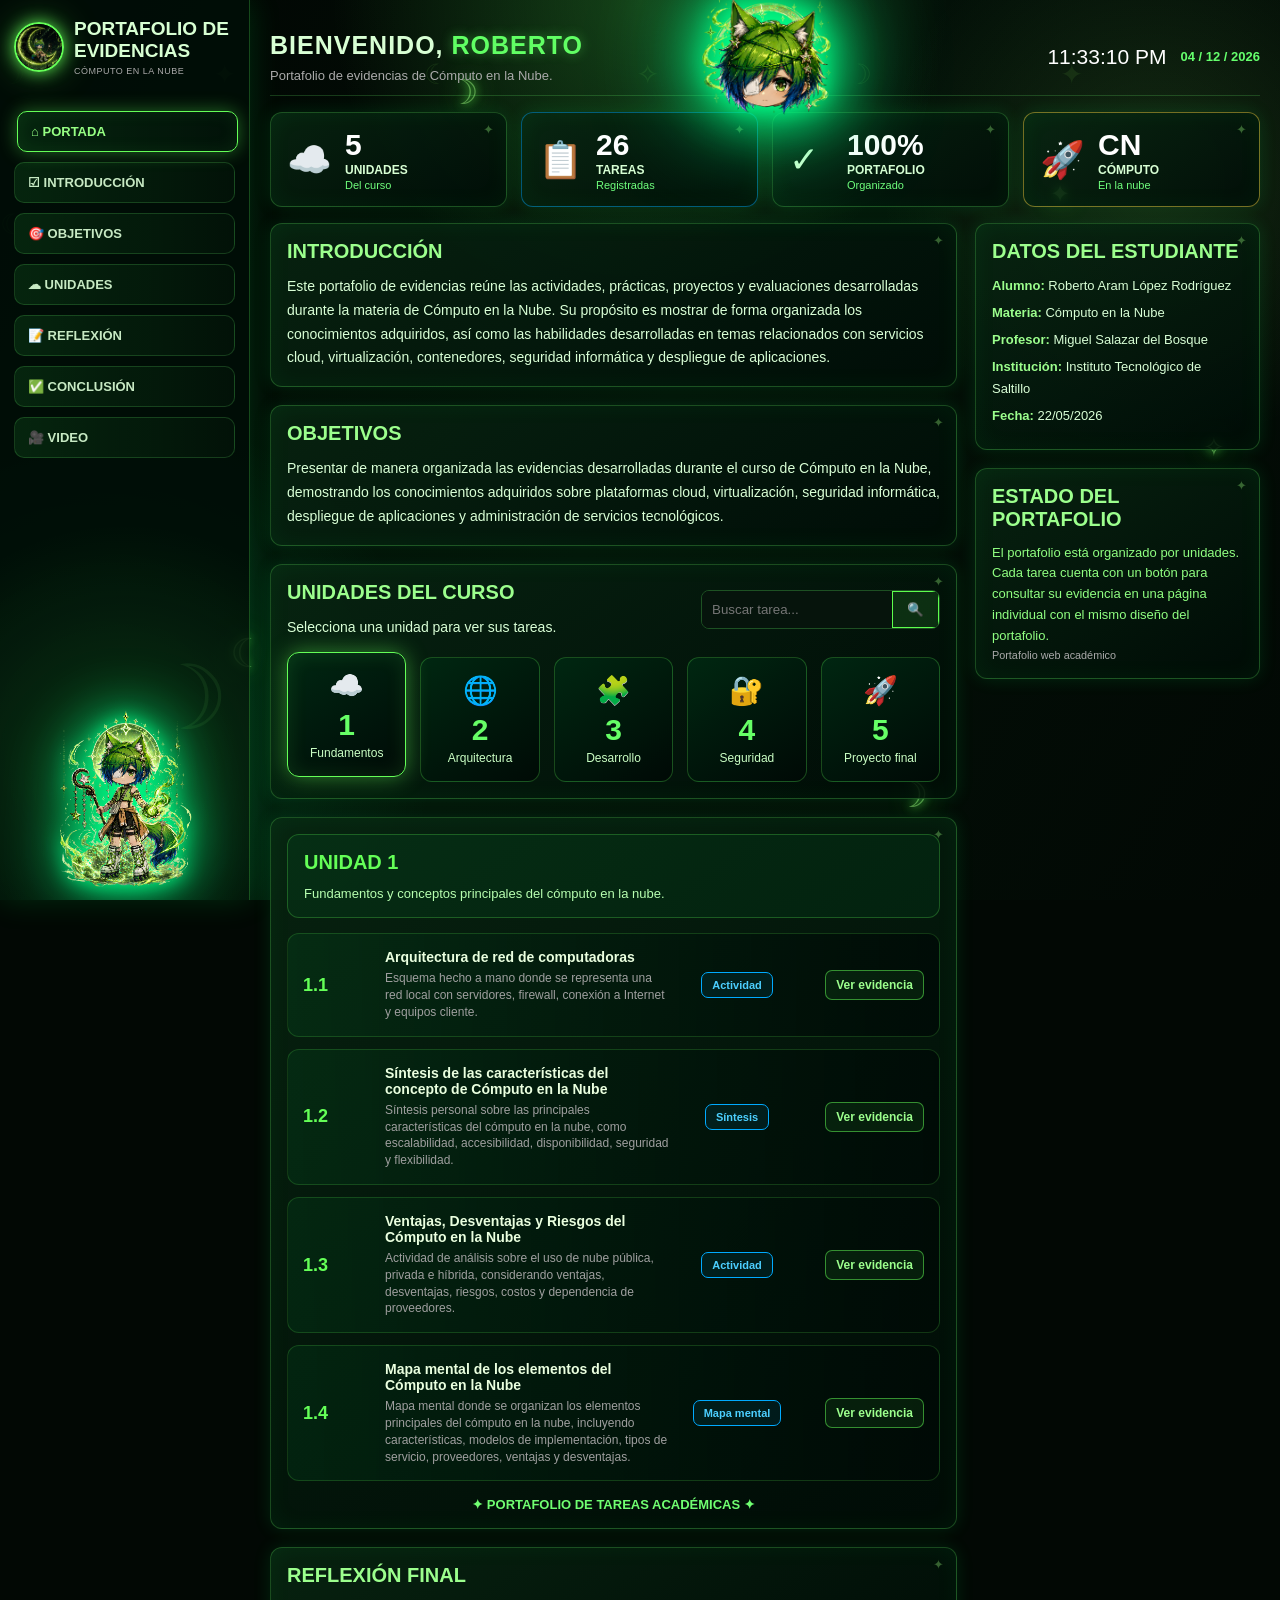
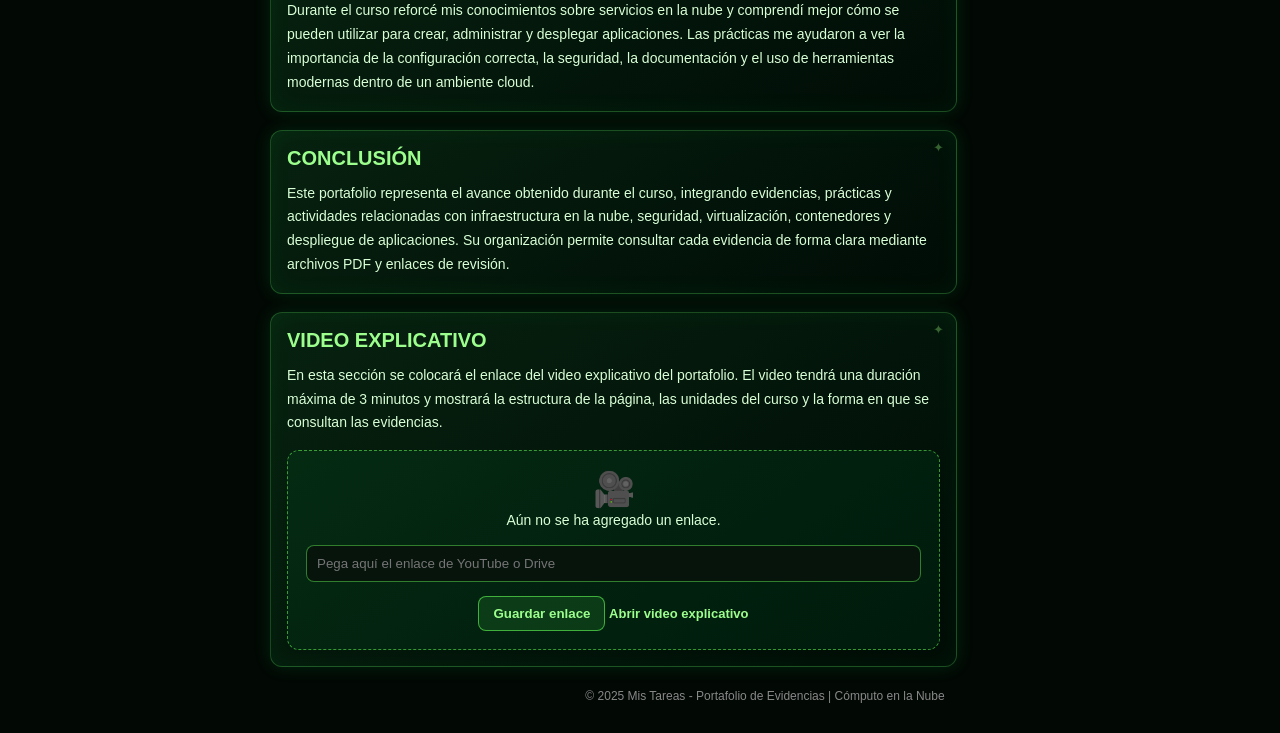
<file: index.html>
<!DOCTYPE html>
<html lang="es">
<head>
  <meta charset="UTF-8" />
  <meta name="viewport" content="width=device-width, initial-scale=1.0" />
  <title>Portafolio de Evidencias | Cómputo en la Nube</title>
  <link rel="stylesheet" href="style.css" />
</head>
<body>

<div class="magic-symbols">
  <span>☽</span>
  <span>✦</span>
  <span>☾</span>
  <span>✧</span>
  <span>☽</span>
</div>

<div class="app">

  <aside class="sidebar">
    <div class="logo">
      <div class="pentagram">
        <img src="./img/Long.png" alt="Logo">
      </div>
      <div>
        <h1>PORTAFOLIO DE EVIDENCIAS</h1>
        <p>Cómputo en la Nube</p>
      </div>
    </div>

    <nav>
      <a class="active" href="#portada">⌂ Portada</a>
      <a href="#introduccion">☑ Introducción</a>
      <a href="#objetivos">🎯 Objetivos</a>
      <a href="#unidades">☁ Unidades</a>
      <a href="#reflexion">📝 Reflexión</a>
      <a href="#conclusion">✅ Conclusión</a>
      <a href="#video">🎥 Video</a>
    </nav>

    <div class="character">
      <img src="./img/Mago3.png" alt="Personaje">
    </div>
  </aside>

  <main class="content">

    <header class="topbar" id="portada">
      <div class="top-character">
        <img src="./img/personaje.png" alt="Personaje">
      </div>

      <div>
        <h2>BIENVENIDO, <span>ROBERTO</span></h2>
        <p>Portafolio de evidencias de Cómputo en la Nube.</p>
      </div>

      <div class="top-actions">
        <div class="time" id="time">00:00:00 AM</div>
        <div class="date" id="date"></div>
      </div>
    </header>

    <section class="stats">
      <div class="card stat green">
        <span>☁️</span>
        <h3>5</h3>
        <p>Unidades</p>
        <small>Del curso</small>
      </div>

      <div class="card stat blue">
        <span>📋</span>
        <h3 id="taskCounter">0</h3>
        <p>Tareas</p>
        <small>Registradas</small>
      </div>

      <div class="card stat green">
        <span>✓</span>
        <h3>100%</h3>
        <p>Portafolio</p>
        <small>Organizado</small>
      </div>

      <div class="card stat yellow">
        <span>🚀</span>
        <h3>CN</h3>
        <p>Cómputo</p>
        <small>En la nube</small>
      </div>
    </section>

    <section class="main-grid">

      <div class="left-area">

        <section class="panel intro-panel" id="introduccion">
          <h2>Introducción</h2>
          <p>
            Este portafolio de evidencias reúne las actividades, prácticas, proyectos y evaluaciones desarrolladas durante la materia de Cómputo en la Nube. Su propósito es mostrar de forma organizada los conocimientos adquiridos, así como las habilidades desarrolladas en temas relacionados con servicios cloud, virtualización, contenedores, seguridad informática y despliegue de aplicaciones.
          </p>
        </section>

        <section class="panel intro-panel" id="objetivos">
          <h2>Objetivos</h2>
          <p>
            Presentar de manera organizada las evidencias desarrolladas durante el curso de Cómputo en la Nube, demostrando los conocimientos adquiridos sobre plataformas cloud, virtualización, seguridad informática, despliegue de aplicaciones y administración de servicios tecnológicos.
          </p>
        </section>

        <section class="panel units-panel" id="unidades">
          <div class="panel-header">
            <div>
              <h2>Unidades del curso</h2>
              <p>Selecciona una unidad para ver sus tareas.</p>
            </div>

            <div class="search">
              <input type="text" id="searchInput" placeholder="Buscar tarea..." />
              <button type="button">🔍</button>
            </div>
          </div>

          <div class="unit-buttons">
            <button class="unit-btn active" data-unit="1">
              <span>☁️</span>
              <strong>1</strong>
              <p>Fundamentos</p>
            </button>

            <button class="unit-btn" data-unit="2">
              <span>🌐</span>
              <strong>2</strong>
              <p>Arquitectura</p>
            </button>

            <button class="unit-btn" data-unit="3">
              <span>🧩</span>
              <strong>3</strong>
              <p>Desarrollo</p>
            </button>

            <button class="unit-btn" data-unit="4">
              <span>🔐</span>
              <strong>4</strong>
              <p>Seguridad</p>
            </button>

            <button class="unit-btn" data-unit="5">
              <span>🚀</span>
              <strong>5</strong>
              <p>Proyecto final</p>
            </button>
          </div>
        </section>

        <section class="panel evidence-panel" id="evidencias">
          <div class="unit-header">
            <div>
              <h2 id="unitTitle">Unidad 1</h2>
              <p id="unitDescription">Fundamentos y conceptos principales del cómputo en la nube.</p>
            </div>
          </div>

          <div class="evidence-list" id="evidenceList"></div>

          <div class="see-more">✦ Portafolio de tareas académicas ✦</div>
        </section>

        <section class="panel intro-panel" id="reflexion">
          <h2>Reflexión final</h2>
          <p>
            Durante el curso reforcé mis conocimientos sobre servicios en la nube y comprendí mejor cómo se
            pueden utilizar para crear, administrar y desplegar aplicaciones. Las prácticas me ayudaron a ver
            la importancia de la configuración correcta, la seguridad, la documentación y el uso de herramientas
            modernas dentro de un ambiente cloud.
          </p>
        </section>

        <section class="panel intro-panel" id="conclusion">
          <h2>Conclusión</h2>
          <p>
            Este portafolio representa el avance obtenido durante el curso, integrando evidencias,
            prácticas y actividades relacionadas con infraestructura en la nube, seguridad, virtualización,
            contenedores y despliegue de aplicaciones. Su organización permite consultar cada evidencia
            de forma clara mediante archivos PDF y enlaces de revisión.
          </p>
        </section>

        <section class="panel intro-panel" id="video">
          <h2>Video explicativo</h2>
          <p>
            En esta sección se colocará el enlace del video explicativo del portafolio.
            El video tendrá una duración máxima de 3 minutos y mostrará la estructura de la página,
            las unidades del curso y la forma en que se consultan las evidencias.
          </p>

          <div class="video-box">
            <span>🎥</span>
            <p id="videoStatus">Aún no se ha agregado un enlace.</p>

            <input 
              type="url" 
              id="videoInput" 
              placeholder="Pega aquí el enlace de YouTube o Drive"
              class="video-input"
            />

            <button type="button" id="saveVideoBtn" class="save-video-btn">
              Guardar enlace
            </button>

            <a href="#" target="_blank" id="videoLink" class="video-link-hidden">
              Abrir video explicativo
            </a>
          </div>
        </section>

      </div>

      <aside class="right-area">

        <section class="panel student-card">
          <h2>Datos del estudiante</h2>
          <p><strong>Alumno:</strong> Roberto Aram López Rodríguez</p>
          <p><strong>Materia:</strong> Cómputo en la Nube</p>
          <p><strong>Profesor:</strong> Miguel Salazar del Bosque</p>
          <p><strong>Institución:</strong> Instituto Tecnológico de Saltillo</p>
          <p><strong>Fecha:</strong> 22/05/2026</p>
        </section>

        <section class="panel message">
          <h2>Estado del portafolio</h2>
          <p>
            El portafolio está organizado por unidades. Cada tarea cuenta con un botón para consultar
            su evidencia en una página individual con el mismo diseño del portafolio.
          </p>
          <small>Portafolio web académico</small>
        </section>

      </aside>

    </section>

    <footer>
      © 2025 Mis Tareas - Portafolio de Evidencias | Cómputo en la Nube
    </footer>

  </main>
</div>

<script src="script.js"></script>
</body>
</html>
</file>
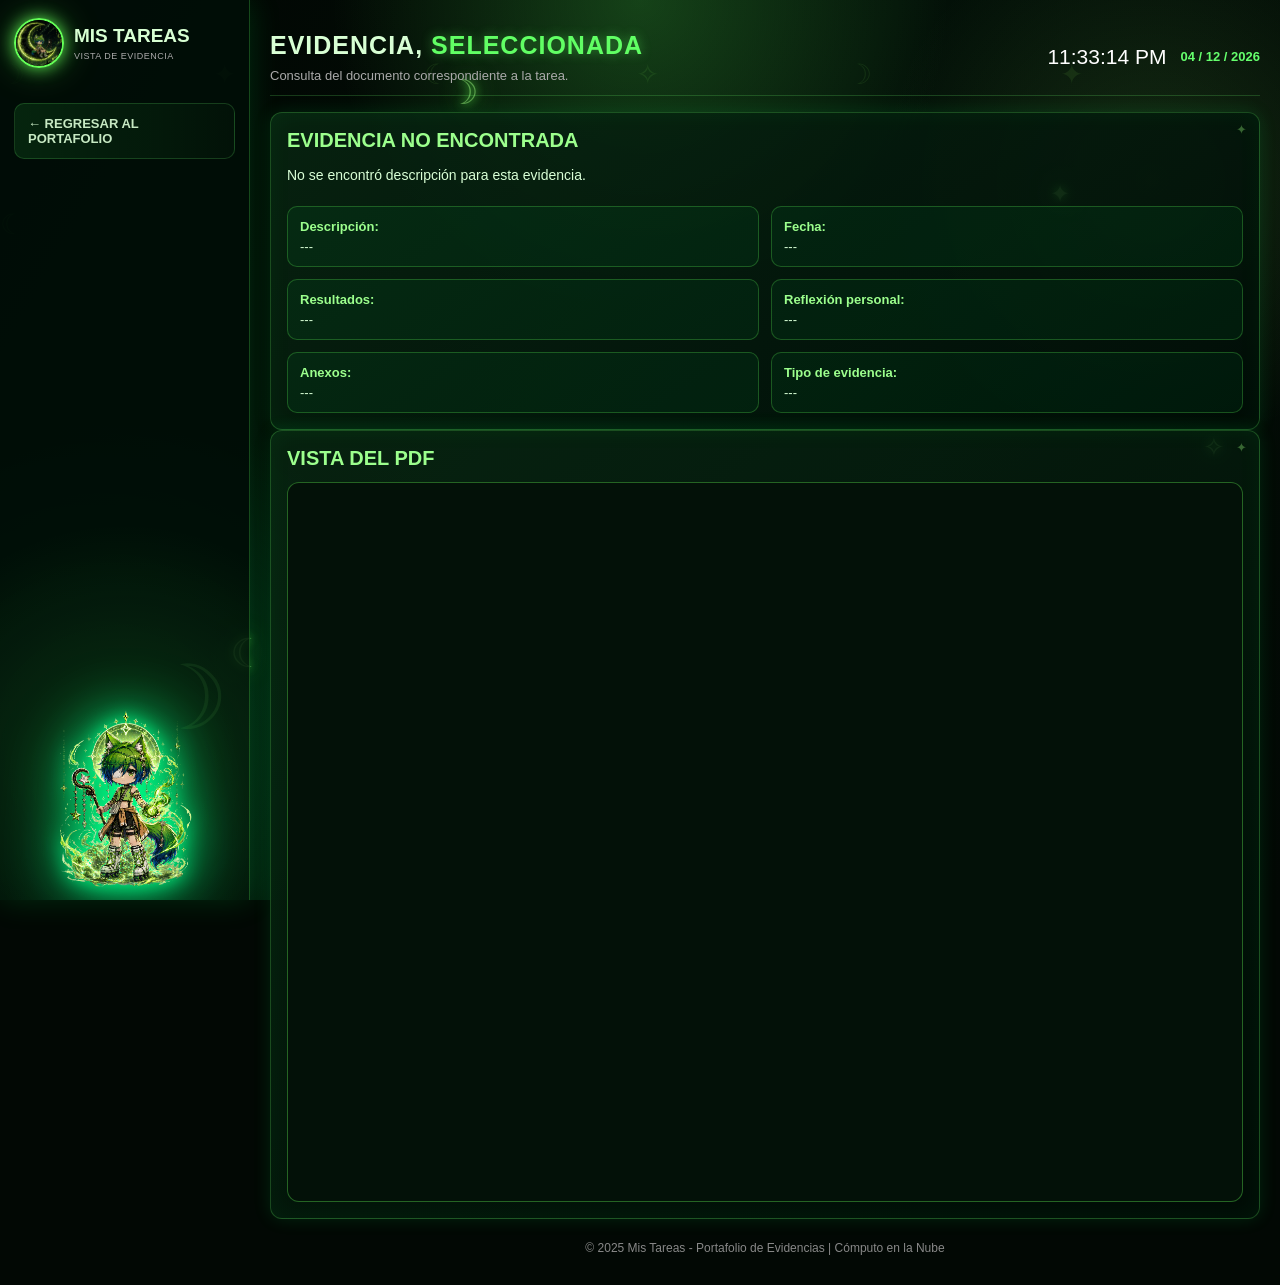
<file: evidencia.html>
<!DOCTYPE html>
<html lang="es">
<head>
  <meta charset="UTF-8" />
  <meta name="viewport" content="width=device-width, initial-scale=1.0" />
  <title>Evidencia | Cómputo en la Nube</title>
  <link rel="stylesheet" href="style.css" />
</head>
<body>

<div class="magic-symbols">
  <span>☽</span>
  <span>✦</span>
  <span>☾</span>
  <span>✧</span>
  <span>☽</span>
</div>

<div class="app">

  <aside class="sidebar">
    <div class="logo">
      <div class="pentagram">
        <img src="./img/Long.png" alt="Logo">
      </div>
      <div>
        <h1>MIS TAREAS</h1>
        <p>Vista de evidencia</p>
      </div>
    </div>

    <nav>
      <a href="index.html#evidencias">← Regresar al portafolio</a>
    </nav>

    <div class="character">
      <img src="./img/Mago3.png" alt="Personaje">
    </div>
  </aside>

  <main class="content">

    <header class="topbar">
      <div>
        <h2>EVIDENCIA, <span>SELECCIONADA</span></h2>
        <p>Consulta del documento correspondiente a la tarea.</p>
      </div>

      <div class="top-actions">
        <div class="time" id="time">00:00:00 AM</div>
        <div class="date" id="date"></div>
      </div>
    </header>

    <section class="panel intro-panel">
      <h2 id="evidenceTitle">Título de la evidencia</h2>
      <p id="evidenceDescription">Descripción de la evidencia.</p>

      <div class="task-info-grid">

        <div>
          <strong>Descripción:</strong>
          <span id="taskDescription">---</span>
        </div>

        <div>
          <strong>Fecha:</strong>
          <span id="taskDate">---</span>
        </div>

        <div>
          <strong>Resultados:</strong>
          <span id="taskResults">---</span>
        </div>

        <div>
          <strong>Reflexión personal:</strong>
          <span id="taskReflection">---</span>
        </div>

        <div>
          <strong>Anexos:</strong>
          <span id="taskAnnexes">---</span>
        </div>

        <div>
          <strong>Tipo de evidencia:</strong>
          <span id="taskType">---</span>
        </div>

      </div>
    </section>

    <section class="panel intro-panel">
      <h2>Vista del PDF</h2>

      <div class="pdf-viewer-page">
        <iframe id="pdfViewer" src=""></iframe>
      </div>
    </section>

    <footer>
      © 2025 Mis Tareas - Portafolio de Evidencias | Cómputo en la Nube
    </footer>

  </main>
</div>

<script src="evidencia.js"></script>
</body>
</html>
</file>
<file: style.css>
* {
  margin: 0;
  padding: 0;
  box-sizing: border-box;
  font-family: "Segoe UI", Arial, sans-serif;
}

html {
  scroll-behavior: smooth;
}

body {
  background: #020804;
  color: #d8ffd4;
  overflow-x: hidden;
  font-size: 13px;
}

body::before {
  content: "";
  position: fixed;
  inset: 0;
  background:
    radial-gradient(circle at 50% 0%, rgba(88, 255, 88, .22), transparent 28%),
    radial-gradient(circle at 8% 82%, rgba(0, 255, 120, .16), transparent 24%),
    radial-gradient(circle at 90% 20%, rgba(149, 255, 108, .12), transparent 20%),
    linear-gradient(120deg, #010402, #031108, #020804);
  z-index: -3;
}

body::after {
  content: "☽  ✦  ☾  ✧  ☽  ✦  ☾";
  position: fixed;
  inset: 0;
  color: rgba(148, 255, 97, .25);
  font-size: 28px;
  letter-spacing: 90px;
  line-height: 150px;
  opacity: .35;
  z-index: -2;
  pointer-events: none;
}

.magic-symbols {
  position: fixed;
  inset: 0;
  pointer-events: none;
  z-index: -1;
}

.magic-symbols span {
  position: absolute;
  color: rgba(163, 255, 134, .45);
  text-shadow:
    0 0 10px #5dff4d,
    0 0 25px rgba(93, 255, 77, .8);
  animation: floatSymbol 6s ease-in-out infinite;
}

.magic-symbols span:nth-child(1) { top: 8%; left: 35%; font-size: 34px; }
.magic-symbols span:nth-child(2) { top: 20%; left: 82%; font-size: 24px; animation-delay: 1s; }
.magic-symbols span:nth-child(3) { top: 70%; left: 18%; font-size: 40px; animation-delay: 2s; }
.magic-symbols span:nth-child(4) { top: 48%; left: 94%; font-size: 26px; animation-delay: 3s; }
.magic-symbols span:nth-child(5) { top: 86%; left: 70%; font-size: 36px; animation-delay: 4s; }

@keyframes floatSymbol {
  0%, 100% { transform: translateY(0) rotate(0deg); opacity: .25; }
  50% { transform: translateY(-14px) rotate(8deg); opacity: .7; }
}

.app {
  display: grid;
  grid-template-columns: 250px 1fr;
  min-height: 100vh;
}

.sidebar {
  padding: 18px 14px;
  border-right: 1px solid rgba(88, 255, 88, .25);
  background:
    radial-gradient(circle at 50% 86%, rgba(74, 255, 82, .14), transparent 32%),
    rgba(0, 15, 8, .86);
  box-shadow: 0 0 30px rgba(0, 255, 90, .15);
  position: sticky;
  top: 0;
  height: 100vh;
  overflow: hidden;
}

.sidebar::after {
  content: "☽";
  position: absolute;
  right: 20px;
  bottom: 150px;
  font-size: 90px;
  color: rgba(125, 255, 100, .08);
}

.logo {
  display: flex;
  align-items: center;
  gap: 10px;
  margin-bottom: 35px;
  position: relative;
  z-index: 2;
}

.logo .pentagram {
  flex-shrink: 0;
}

.logo h1 {
  font-size: 19px;
  line-height: 1.15;
  color: #d7ffd2;
  text-transform: uppercase;
  max-width: 155px;
}

.logo p {
  font-size: 9px;
  color: #aaa;
  text-transform: uppercase;
  margin-top: 4px;
  letter-spacing: .5px;
}

.pentagram {
  width: 50px;
  height: 50px;
  border: 2px solid #64ff57;
  border-radius: 50%;
  display: flex;
  align-items: center;
  justify-content: center;
  box-shadow:
    0 0 16px rgba(100, 255, 87, .85),
    0 0 36px rgba(100, 255, 87, .35);
  overflow: hidden;
  background: rgba(0, 20, 8, .8);
}

.pentagram img {
  width: 100%;
  height: 100%;
  object-fit: cover;
}



nav {
  display: flex;
  flex-direction: column;
  gap: 10px;
  position: relative;
  z-index: 2;
}

nav a {
  padding: 12px 13px;
  border: 1px solid rgba(109, 255, 109, .18);
  border-radius: 10px;
  color: #c7e9c3;
  text-decoration: none;
  text-transform: uppercase;
  font-weight: 800;
  font-size: 13px;
  background:
    linear-gradient(90deg, rgba(44, 255, 76, .08), transparent),
    rgba(4, 25, 12, .55);
  cursor: pointer;
  transition: .25s ease;
}

nav a:hover,
nav a.active {
  border-color: #64ff57;
  color: #96ff83;
  box-shadow:
    0 0 18px rgba(91, 255, 83, .38),
    inset 0 0 18px rgba(91, 255, 83, .08);
  transform: translateX(3px);
}

.character {
  position: absolute;
  bottom: 10px;
  left: 0;
  width: 100%;
  display: flex;
  justify-content: center;
  pointer-events: none;
  z-index: 2;
}

.character img {
  width: 145px;
  filter:
    drop-shadow(0 0 10px #00ff88)
    drop-shadow(0 0 30px #00ff88);
}

.content {
  padding: 18px 20px;
  position: relative;
}

.topbar {
  height: 78px;
  display: flex;
  justify-content: space-between;
  align-items: center;
  border-bottom: 1px solid rgba(109, 255, 109, .20);
  margin-bottom: 16px;
  position: relative;
}

.topbar h2 {
  font-size: 25px;
  letter-spacing: 1px;
}

.topbar h2 span {
  color: #61ff64;
  text-shadow: 0 0 12px rgba(97, 255, 100, .45);
}

.topbar p {
  color: #aaa;
  margin-top: 8px;
}

.top-character {
  position: absolute;
  top: -35px;
  left: 50%;
  transform: translateX(-50%);
  pointer-events: none;
  z-index: 10;
}

.top-character img {
  width: 140px;
  filter:
    drop-shadow(0 0 10px #00ff88)
    drop-shadow(0 0 25px #00ff88)
    drop-shadow(0 0 45px #00ff88);
  animation: characterFloat 3.5s ease-in-out infinite;
}

@keyframes characterFloat {
  0%, 100% { transform: translateY(0); }
  50% { transform: translateY(6px); }
}

.top-actions {
  display: flex;
  align-items: center;
  gap: 14px;
}

.time {
  font-size: 21px;
  color: white;
}

.date {
  color: #65ff6d;
  font-weight: bold;
}

.stats {
  display: grid;
  grid-template-columns: repeat(4, 1fr);
  gap: 14px;
  margin-bottom: 16px;
}

.card,
.panel {
  background:
    linear-gradient(145deg, rgba(8, 38, 18, .86), rgba(0, 12, 7, .86));
  border: 1px solid rgba(99, 255, 99, .25);
  border-radius: 12px;
  box-shadow:
    inset 0 0 25px rgba(0, 255, 80, .05),
    0 0 18px rgba(0, 255, 100, .12);
  position: relative;
}

.card::before,
.panel::before {
  content: "✦";
  position: absolute;
  top: 9px;
  right: 12px;
  color: rgba(158, 255, 128, .34);
}

.stat {
  padding: 14px 16px;
  display: grid;
  grid-template-columns: 58px 1fr;
  align-items: center;
  min-height: 95px;
}

.stat span {
  grid-row: span 3;
  font-size: 36px;
}

.stat h3 {
  font-size: 30px;
  color: white;
}

.stat p {
  text-transform: uppercase;
  font-weight: 800;
  font-size: 12px;
}

.stat small {
  color: #70ff7d;
  font-size: 11px;
}

.stat.blue { border-color: rgba(0, 174, 255, .45); }
.stat.yellow { border-color: rgba(255, 222, 64, .45); }

.main-grid {
  display: grid;
  grid-template-columns: 1fr 285px;
  gap: 18px;
  align-items: start;
}

.left-area,
.right-area {
  display: flex;
  flex-direction: column;
  gap: 18px;
}

.panel {
  padding: 16px;
}

.panel h2 {
  text-transform: uppercase;
  color: #9cff8d;
  margin-bottom: 12px;
  font-size: 20px;
}

.intro-panel p,
.panel-header p {
  color: #d9ffd6;
  line-height: 1.7;
  font-size: 14px;
}

.panel-header {
  display: flex;
  align-items: center;
  gap: 12px;
  justify-content: space-between;
  margin-bottom: 18px;
}

.search {
  display: flex;
  border: 1px solid rgba(109, 255, 109, .25);
  border-radius: 8px;
  overflow: hidden;
}

.search input {
  width: 190px;
  background: #06140c;
  color: white;
  border: none;
  padding: 10px;
  outline: none;
}

.search button {
  background: rgba(84, 255, 84, .12);
  border: 1px solid #5dff4d;
  color: #a7ff9d;
  padding: 10px 14px;
  cursor: pointer;
}

.unit-buttons {
  display: grid;
  grid-template-columns: repeat(5, 1fr);
  gap: 14px;
}

.unit-btn {
  background:
    linear-gradient(145deg, rgba(0, 40, 18, .95), rgba(0, 10, 6, .95));
  border: 1px solid rgba(100, 255, 87, .25);
  border-radius: 12px;
  padding: 16px 10px;
  color: #d8ffd4;
  cursor: pointer;
  transition: .25s ease;
  min-height: 120px;
}

.unit-btn span {
  font-size: 28px;
  display: block;
  margin-bottom: 6px;
}

.unit-btn strong {
  font-size: 30px;
  color: #66ff66;
  display: block;
}

.unit-btn p {
  font-size: 12px;
  color: #caffc4;
  margin-top: 4px;
}

.unit-btn:hover,
.unit-btn.active {
  border-color: #64ff57;
  transform: translateY(-5px);
  box-shadow:
    0 0 22px rgba(100, 255, 87, .45),
    inset 0 0 20px rgba(100, 255, 87, .12);
}

.unit-header {
  padding: 16px;
  border: 1px solid rgba(100, 255, 87, .25);
  border-radius: 12px;
  margin-bottom: 15px;
  background: rgba(0, 255, 100, .05);
}

.unit-header h2 {
  color: #64ff57;
  text-transform: uppercase;
}

.unit-header p {
  color: #b7ffb0;
}

.evidence-list {
  display: flex;
  flex-direction: column;
  gap: 12px;
}

.evidence-card {
  display: grid;
  grid-template-columns: 70px 1fr 110px 120px;
  align-items: center;
  gap: 12px;
  padding: 15px;
  border: 1px solid rgba(100, 255, 87, .18);
  border-radius: 12px;
  background:
    linear-gradient(90deg, rgba(0, 255, 100, .06), rgba(0, 10, 6, .8));
  transition: .25s ease;
}

.evidence-card:hover {
  transform: translateX(5px);
  border-color: #64ff57;
  box-shadow: 0 0 18px rgba(100, 255, 87, .22);
}

.evidence-number {
  color: #64ff57;
  font-weight: 900;
  font-size: 18px;
}

.evidence-info h3 {
  color: #eaffdf;
  font-size: 14px;
  margin-bottom: 5px;
}

.evidence-info p {
  color: #9f9f9f;
  font-size: 12px;
  line-height: 1.4;
}

.evidence-type {
  justify-self: center;
  padding: 6px 10px;
  border-radius: 7px;
  font-size: 11px;
  font-weight: bold;
  color: #4ccfff;
  border: 1px solid #00aaff;
  background: rgba(0, 170, 255, .08);
}

.evidence-actions {
  display: flex;
  justify-content: flex-end;
  align-items: center;
}

.evidence-link {
  color: #9cff8d;
  text-decoration: none;
  font-weight: bold;
  padding: 7px 10px;
  border-radius: 7px;
  font-size: 12px;
  transition: .25s ease;
  white-space: nowrap;
}

.task-btn {
  color: #9cff8d;
  border: 1px solid rgba(100, 255, 87, .5);
  background: rgba(84, 255, 84, .08);
}

.task-btn:hover {
  color: white;
  box-shadow: 0 0 14px rgba(93, 255, 77, .45);
}

.see-more {
  text-align: center;
  color: #70ff71;
  text-transform: uppercase;
  font-weight: bold;
  margin-top: 16px;
}

.student-card p {
  color: #d9ffd6;
  line-height: 1.7;
  margin-bottom: 5px;
}

.student-card strong {
  color: #9cff8d;
}

.message {
  min-height: 160px;
}

.message p {
  color: #90ff81;
  line-height: 1.6;
}

.message small {
  color: #aaa;
}

.video-box {
  margin-top: 15px;
  padding: 18px;
  border: 1px dashed rgba(100, 255, 87, .55);
  border-radius: 12px;
  background: rgba(0, 255, 100, .06);
  text-align: center;
}

.video-box span {
  font-size: 34px;
}

.video-input {
  width: 100%;
  margin: 12px 0;
  padding: 10px;
  border-radius: 8px;
  border: 1px solid rgba(100, 255, 87, .45);
  background: #06140c;
  color: white;
  outline: none;
}

.save-video-btn {
  padding: 9px 14px;
  border-radius: 8px;
  border: 1px solid rgba(100, 255, 87, .6);
  background: rgba(84, 255, 84, .12);
  color: #9cff8d;
  font-weight: bold;
  cursor: pointer;
}

.save-video-btn:hover {
  color: white;
  box-shadow: 0 0 14px rgba(93, 255, 77, .45);
}

.video-link-hidden {
  display: none;
}

#videoLink {
  display: inline-block;
  margin-top: 12px;
  color: #9cff8d;
  font-weight: bold;
  text-decoration: none;
}

footer {
  text-align: center;
  color: #888;
  margin-top: 10px;
  padding: 12px;
  font-size: 12px;
}

.pdf-viewer-page {
  width: 100%;
  height: 720px;
  border: 1px solid rgba(100, 255, 87, .35);
  border-radius: 12px;
  overflow: hidden;
  background: #031108;
}

.pdf-viewer-page iframe {
  width: 100%;
  height: 100%;
  border: none;
}

.evidence-page-actions {
  margin-top: 18px;
  display: flex;
  gap: 12px;
  flex-wrap: wrap;
}

@media (max-width: 1100px) {
  .app {
    grid-template-columns: 1fr;
  }

  .sidebar {
    display: none;
  }

  .main-grid {
    grid-template-columns: 1fr;
  }

  .stats {
    grid-template-columns: repeat(2, 1fr);
  }

  .unit-buttons {
    grid-template-columns: repeat(2, 1fr);
  }

  .panel-header {
    flex-wrap: wrap;
  }
}

@media (max-width: 700px) {
  .stats,
  .unit-buttons {
    grid-template-columns: 1fr;
  }

  .topbar {
    height: auto;
    flex-direction: column;
    align-items: flex-start;
    gap: 12px;
    padding-bottom: 15px;
  }

  .top-character {
    display: none;
  }

  .top-actions {
    flex-wrap: wrap;
  }

  .evidence-card {
    grid-template-columns: 1fr;
  }

  .evidence-type,
  .evidence-actions {
    justify-self: start;
  }
}
.task-info-grid {
  margin-top: 18px;
  display: grid;
  grid-template-columns: repeat(2, 1fr);
  gap: 12px;
}

.task-info-grid div {
  padding: 12px;
  border: 1px solid rgba(100, 255, 87, .25);
  border-radius: 10px;
  background: rgba(0, 255, 100, .05);
}

.task-info-grid strong {
  color: #9cff8d;
  display: block;
  margin-bottom: 5px;
}

.task-info-grid span {
  color: #d9ffd6;
}

@media (max-width: 700px) {
  .task-info-grid {
    grid-template-columns: 1fr;
  }
}
</file>
